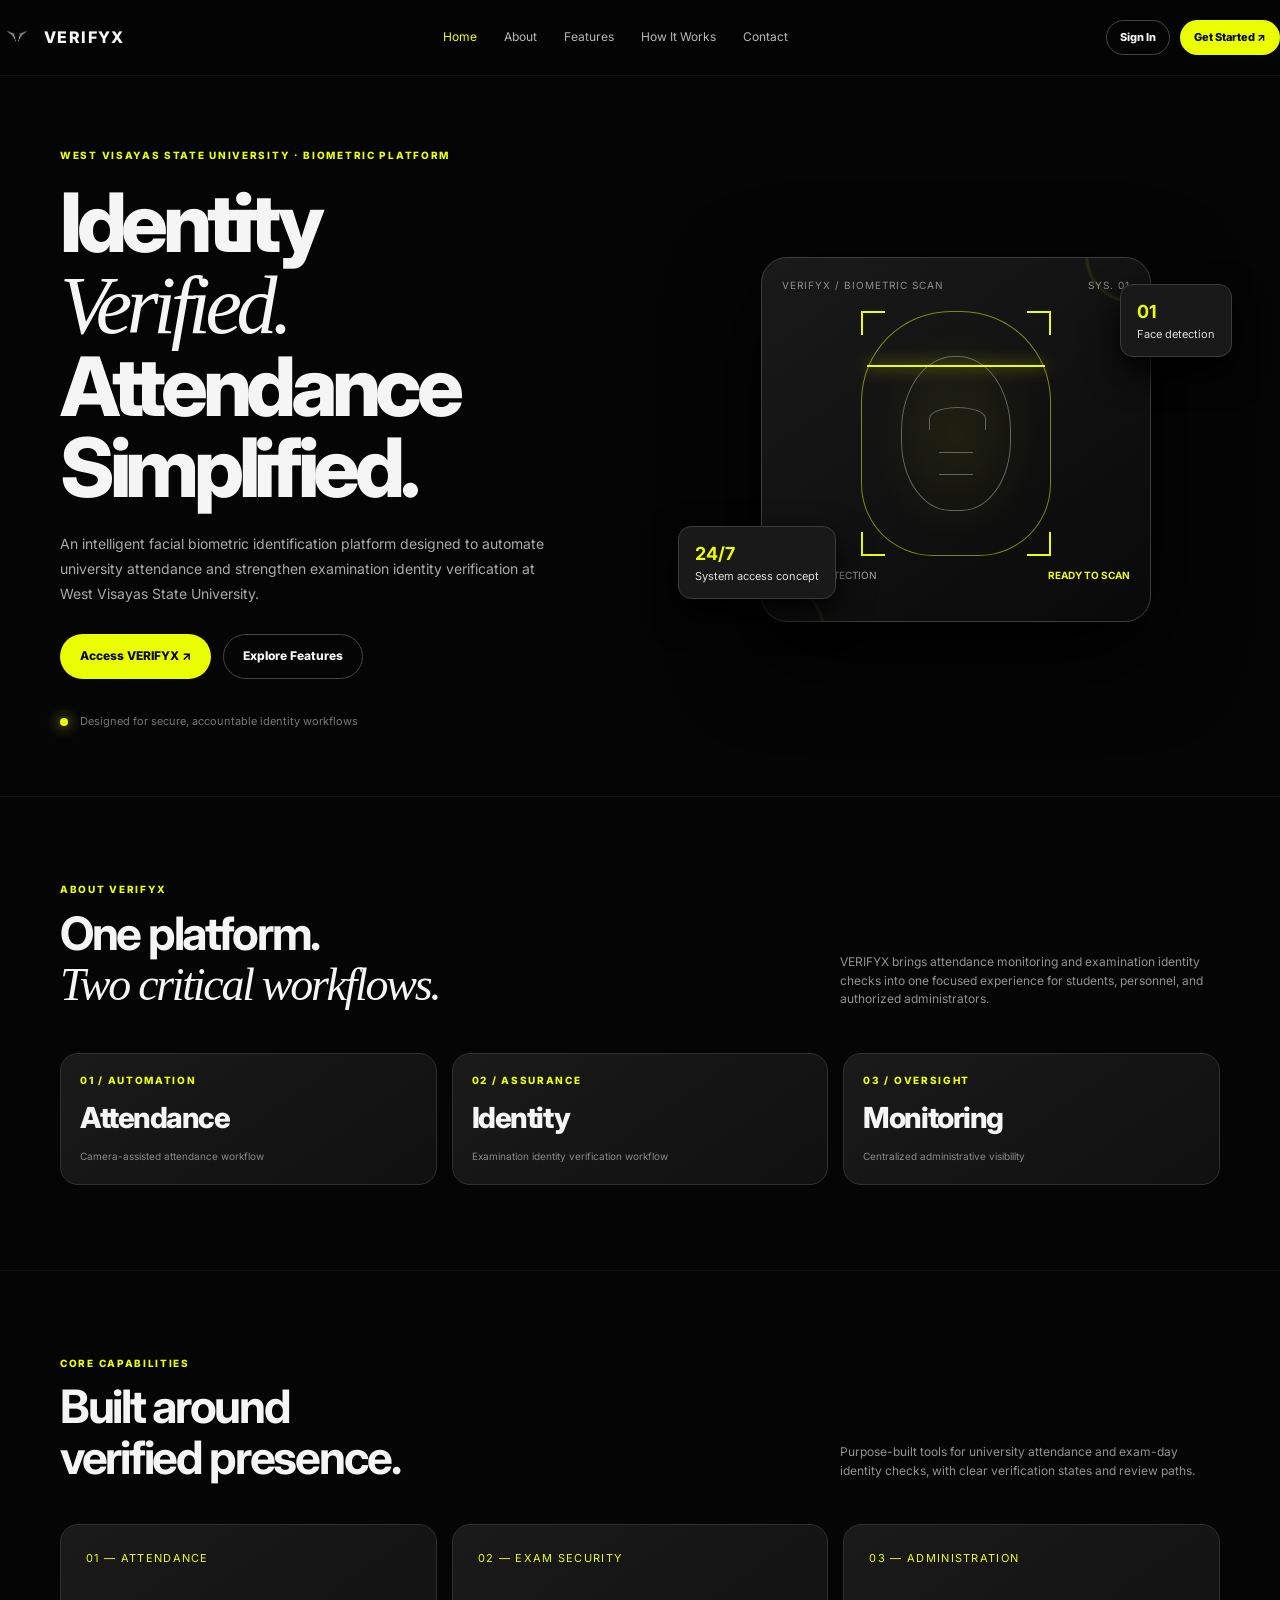
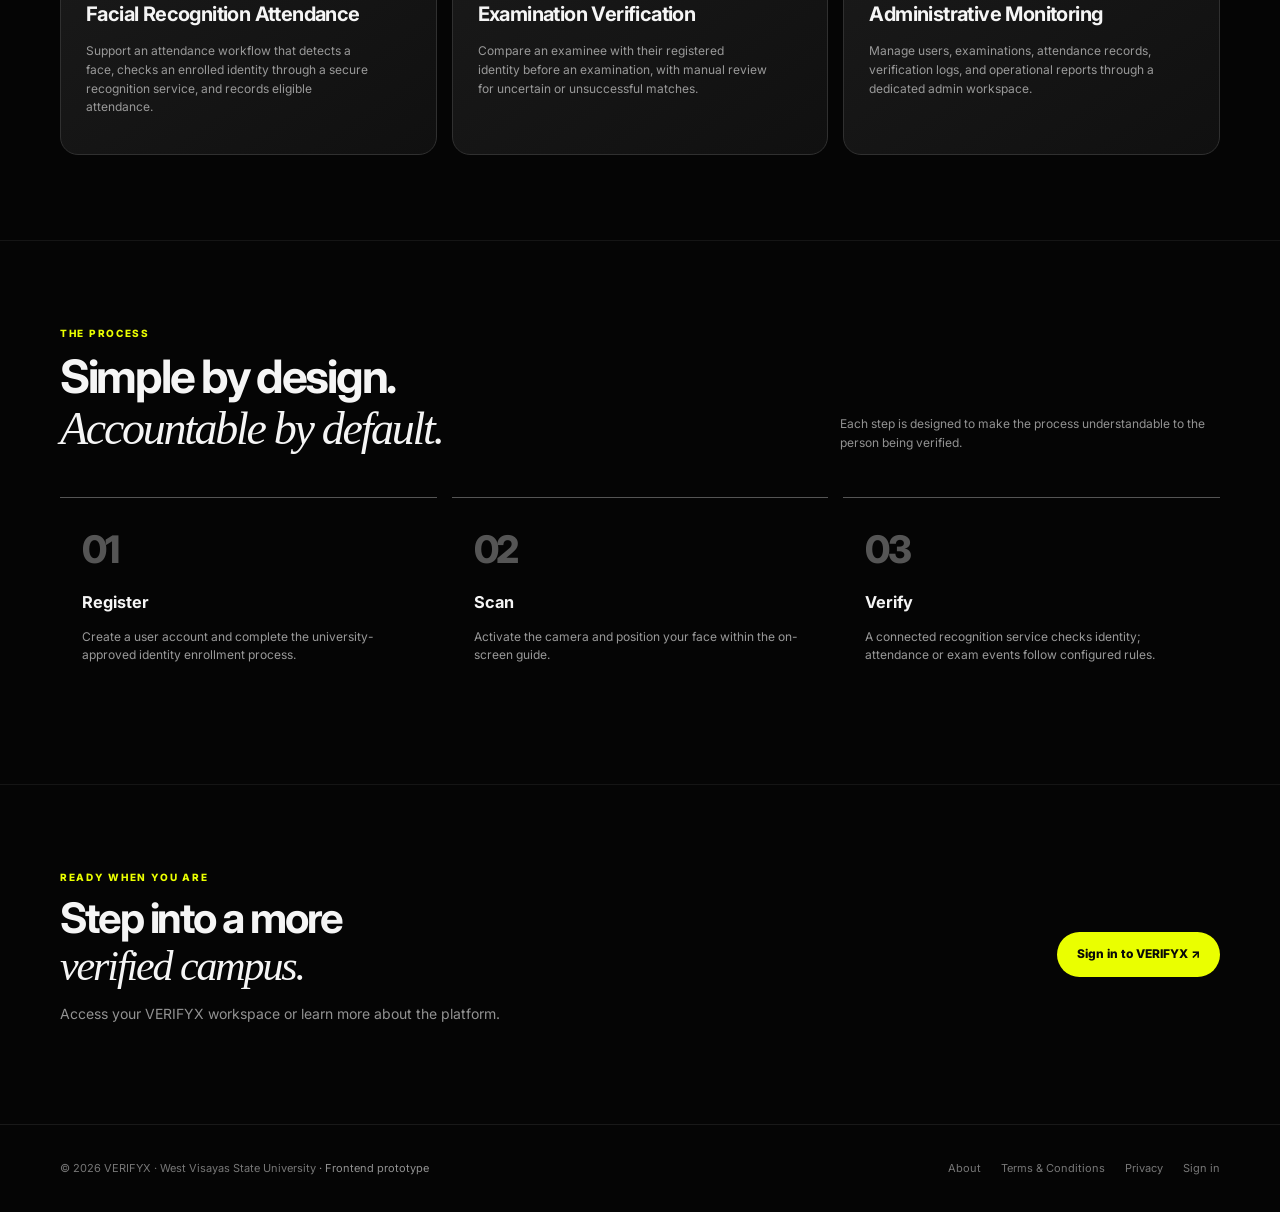
<file: index.html>
<!doctype html><html lang="en"><head><meta charset="utf-8"><meta name="viewport" content="width=device-width,initial-scale=1"><meta name="theme-color" content="#050505"><title>VERIFYX — Facial Biometric Identification | VERIFYX</title><link rel="stylesheet" href="css/style.css"></head><body><header class="topnav"><div class="container" style="display:flex;align-items:center;justify-content:space-between;width:100%"><a class="brand" href="index.html"><img src="assets/verifyx-logo.png" alt="VERIFYX V logo"><span>VERIFYX</span></a><nav class="navlinks" id="navLinks"><a class="active" href="index.html">Home</a><a href="#about">About</a><a href="#features">Features</a><a href="#how">How It Works</a><a href="#contact">Contact</a></nav><div class="nav-actions"><a class="btn btn-ghost btn-small" href="signin.html">Sign In</a><a class="btn btn-primary btn-small" href="signup.html">Get Started ↗</a><button class="icon-btn mobile-toggle" id="mobileToggle">☰</button></div></div></header><main><section class="container hero"><div><div class="eyebrow">WEST VISAYAS STATE UNIVERSITY · BIOMETRIC PLATFORM</div><h1>Identity<br><em>Verified.</em><br>Attendance<br>Simplified.</h1><p>An intelligent facial biometric identification platform designed to automate university attendance and strengthen examination identity verification at West Visayas State University.</p><div class="hero-actions"><a class="btn btn-primary" href="signin.html">Access VERIFYX ↗</a><a class="btn btn-ghost" href="#features">Explore Features</a></div><div class="hero-note"><span class="pulse-dot"></span> Designed for secure, accountable identity workflows</div></div><div class="hero-visual"><div class="orb"></div><div class="scan-card"><div class="scan-top"><span>VERIFYX / BIOMETRIC SCAN</span><span>SYS. 01</span></div><div class="face-demo"><div class="face-outline"></div><i class="corner c1"></i><i class="corner c2"></i><i class="corner c3"></i><i class="corner c4"></i><div class="scan-line"></div></div><div class="scan-meta"><span>FACIAL DETECTION</span><strong>READY TO SCAN</strong></div></div><div class="float-tag tag-one"><b>01</b> Face detection</div><div class="float-tag tag-two"><b>24/7</b> System access concept</div></div></section><section class="section" id="about"><div class="container section-head"><div><div class="eyebrow">ABOUT VERIFYX</div><h2>One platform.<br><em style="font-family:Georgia;font-weight:400">Two critical workflows.</em></h2></div><p>VERIFYX brings attendance monitoring and examination identity checks into one focused experience for students, personnel, and authorized administrators.</p></div><div class="container grid3"><div class="stat-card"><div class="eyebrow">01 / AUTOMATION</div><div class="value">Attendance</div><div class="sub">Camera-assisted attendance workflow</div></div><div class="stat-card"><div class="eyebrow">02 / ASSURANCE</div><div class="value">Identity</div><div class="sub">Examination identity verification workflow</div></div><div class="stat-card"><div class="eyebrow">03 / OVERSIGHT</div><div class="value">Monitoring</div><div class="sub">Centralized administrative visibility</div></div></div></section><section class="section" id="features"><div class="container section-head"><div><div class="eyebrow">CORE CAPABILITIES</div><h2>Built around<br>verified presence.</h2></div><p>Purpose-built tools for university attendance and exam-day identity checks, with clear verification states and review paths.</p></div><div class="container grid3"><article class="feature-card"><div class="num">01 — ATTENDANCE</div><h3>Facial Recognition Attendance</h3><p>Support an attendance workflow that detects a face, checks an enrolled identity through a secure recognition service, and records eligible attendance.</p></article><article class="feature-card"><div class="num">02 — EXAM SECURITY</div><h3>Examination Verification</h3><p>Compare an examinee with their registered identity before an examination, with manual review for uncertain or unsuccessful matches.</p></article><article class="feature-card"><div class="num">03 — ADMINISTRATION</div><h3>Administrative Monitoring</h3><p>Manage users, examinations, attendance records, verification logs, and operational reports through a dedicated admin workspace.</p></article></div></section><section class="section" id="how"><div class="container section-head"><div><div class="eyebrow">THE PROCESS</div><h2>Simple by design.<br><em style="font-family:Georgia;font-weight:400">Accountable by default.</em></h2></div><p>Each step is designed to make the process understandable to the person being verified.</p></div><div class="container steps"><div class="step"><div class="number">01</div><h3>Register</h3><p>Create a user account and complete the university-approved identity enrollment process.</p></div><div class="step"><div class="number">02</div><h3>Scan</h3><p>Activate the camera and position your face within the on-screen guide.</p></div><div class="step"><div class="number">03</div><h3>Verify</h3><p>A connected recognition service checks identity; attendance or exam events follow configured rules.</p></div></div></section><section class="section" id="contact"><div class="container" style="display:flex;justify-content:space-between;align-items:center;gap:30px;flex-wrap:wrap"><div><div class="eyebrow">READY WHEN YOU ARE</div><h2 style="font-size:42px;margin:10px 0">Step into a more<br><em style="font-family:Georgia;font-weight:400">verified campus.</em></h2><p class="muted">Access your VERIFYX workspace or learn more about the platform.</p></div><a class="btn btn-primary" href="signin.html">Sign in to VERIFYX ↗</a></div></section></main><footer class="footer"><div class="container footer-inner"><div>© 2026 VERIFYX · West Visayas State University <span class="muted">· Frontend prototype</span></div><div class="footer-links"><a href="index.html#about">About</a><a href="#" data-modal="termsModal">Terms & Conditions</a><a href="#" data-modal="privacyModal">Privacy</a><a href="signin.html">Sign in</a></div></div></footer><div class="modal-backdrop" id="termsModal"><div class="modal"><div class="modal-head"><div><div class="eyebrow">VERIFYX · LEGAL</div><h2>Terms and Conditions</h2></div><button class="icon-btn" data-close-modal>✕</button></div><div class="modal-content"><p>These sample terms describe intended use of the VERIFYX prototype. They must be reviewed and approved by West Visayas State University and its Data Protection Officer before production deployment.</p><h4>1. Acceptance and purpose</h4><p>VERIFYX is intended to support attendance recording and examination identity verification for authorized university activities.</p><h4>2. Biometric information</h4><p>Facial images and biometric templates may constitute sensitive personal information. Any collection or processing must have a valid legal basis, clear notice, appropriate safeguards, and institutional approval.</p><h4>3. Verification and attendance</h4><p>Camera-based face detection alone does not establish identity. Automated results must be subject to a properly validated recognition process and appropriate human review.</p><h4>4. Examination verification</h4><p>Uncertain or unsuccessful matches must be referred for manual identity checking. A failed match alone must not be treated as proof of misconduct.</p><h4>5. Privacy and security</h4><p>Processing must comply with applicable Philippine laws, including the Data Privacy Act of 2012 (Republic Act No. 10173), its implementing rules, and relevant institutional policies.</p><h4>6. Authorized use and responsibilities</h4><p>Users must protect their credentials and use the system only for authorized university purposes. Administrators must follow role-based access and data-handling policies.</p><h4>7. Retention and account management</h4><p>Retention, access, correction, deletion, and account-closure procedures must be defined by the university before production use.</p></div><div class="modal-actions"><button class="btn btn-ghost" data-close-modal>Close</button><button class="btn btn-primary" data-close-modal>I Understand</button></div></div></div><div class="modal-backdrop" id="privacyModal"><div class="modal"><div class="modal-head"><div><div class="eyebrow">VERIFYX · PRIVACY</div><h2>Privacy Notice</h2></div><button class="icon-btn" data-close-modal>✕</button></div><div class="modal-content"><p>This prototype uses browser camera access only after the user selects Start Camera. The current demo does not transmit camera frames to a VERIFYX server, create biometric templates, or perform identity matching. Production use requires a university-approved privacy notice, lawful processing basis, security controls, retention policy, and contact details for the responsible office.</p></div><div class="modal-actions"><button class="btn btn-primary" data-close-modal>Close</button></div></div></div><script src="js/main.js"></script></body></html>
</file>
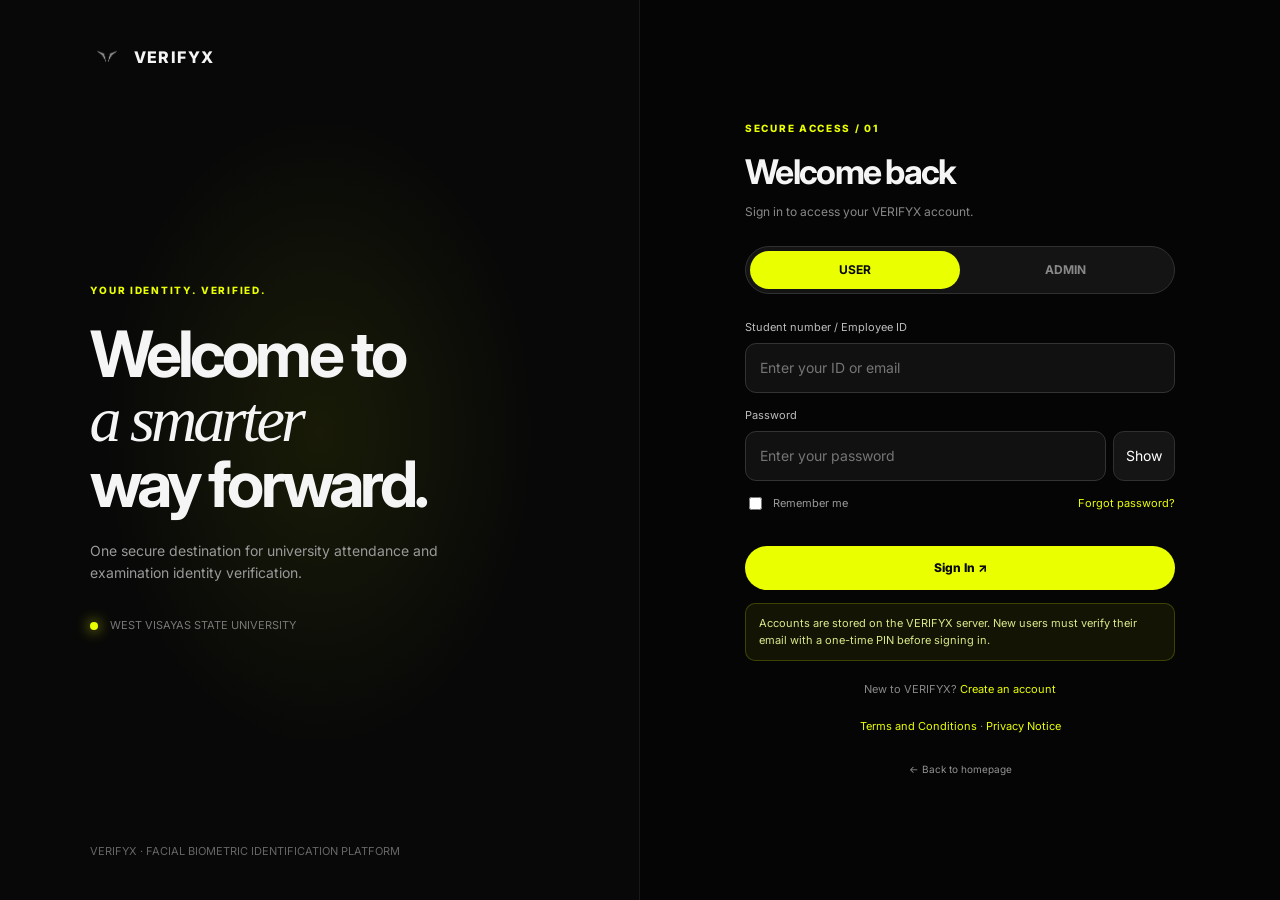
<file: signin.html>
<!doctype html><html lang="en"><head><meta charset="utf-8"><meta name="viewport" content="width=device-width,initial-scale=1"><meta name="theme-color" content="#050505"><title>Sign In | VERIFYX</title><link rel="stylesheet" href="css/style.css"></head><body><div class="auth-wrap"><aside class="auth-art"><a class="brand" href="index.html"><img src="assets/verifyx-logo.png" alt="VERIFYX V logo"><span>VERIFYX</span></a><div><div class="eyebrow">YOUR IDENTITY. VERIFIED.</div><h1>Welcome to<br><em style="font-family:Georgia;font-weight:400">a smarter</em><br>way forward.</h1><p>One secure destination for university attendance and examination identity verification.</p><div class="hero-note"><span class="pulse-dot"></span> WEST VISAYAS STATE UNIVERSITY</div></div><div class="auth-art-bottom">VERIFYX · FACIAL BIOMETRIC IDENTIFICATION PLATFORM</div></aside><main class="auth-form-side"><div class="auth-box"><div class="eyebrow">SECURE ACCESS / 01</div><h2 id="authHeading">Welcome back</h2><p id="authDescription">Sign in to access your VERIFYX account.</p><div class="switcher"><button class="active" data-type="user">USER</button><button data-type="admin">ADMIN</button></div><form id="loginForm"><div class="field"><label id="identityLabel">Student number / Employee ID</label><input id="identity" autocomplete="username" placeholder="Enter your ID or email" required></div><div class="field"><label>Password</label><div style="display:flex;gap:7px"><input id="password" type="password" autocomplete="current-password" placeholder="Enter your password" required><button class="icon-btn toggle-password" type="button" data-target="password">Show</button></div></div><div class="form-meta"><label class="checkline"><input type="checkbox"> Remember me</label><a href="#" data-toast="Password recovery must be connected to the university identity service.">Forgot password?</a></div><div class="form-error" id="loginError"></div><button class="btn btn-primary full" type="submit">Sign In ↗</button></form><div class="otp-panel hidden" id="otpPanel"><div class="eyebrow">EMAIL VERIFICATION / 02</div><h3>Verify your email</h3><p class="muted" id="otpStatus">Enter the 6-digit code sent to your email.</p><p class="muted" style="font-size:11px">Code sent to: <b id="otpEmail"></b></p><div class="field"><label>One-time PIN</label><input id="otpCode" inputmode="numeric" autocomplete="one-time-code" maxlength="6" placeholder="000000"></div><div class="form-error" id="otpError"></div><form id="otpForm"><button class="btn btn-primary full" type="submit">Verify code ↗</button></form><button class="btn btn-ghost full" type="button" id="resendOtp" style="margin-top:8px">Resend code</button><button class="btn btn-ghost full" type="button" id="otpBack" style="margin-top:8px">Back to sign in</button><div class="auth-foot hidden" id="otpDone"><a href="signin.html">Continue to sign in →</a></div></div><div class="notice">Accounts are stored on the VERIFYX server. New users must verify their email with a one-time PIN before signing in.</div><div class="auth-foot" id="registerLink">New to VERIFYX? <a href="signup.html">Create an account</a></div><div class="auth-foot"><a href="#" data-modal="termsModal">Terms and Conditions</a> · <a href="#" data-modal="privacyModal">Privacy Notice</a></div><div style="margin-top:22px;text-align:center"><a class="muted" style="font-size:10px" href="index.html">← Back to homepage</a></div></div></main></div><div class="modal-backdrop" id="termsModal"><div class="modal"><div class="modal-head"><div><div class="eyebrow">VERIFYX · LEGAL</div><h2>Terms and Conditions</h2></div><button class="icon-btn" data-close-modal>✕</button></div><div class="modal-content"><p>These sample terms describe intended use of the VERIFYX prototype. They must be reviewed and approved by West Visayas State University and its Data Protection Officer before production deployment.</p><h4>1. Acceptance and purpose</h4><p>VERIFYX is intended to support attendance recording and examination identity verification for authorized university activities.</p><h4>2. Biometric information</h4><p>Facial images and biometric templates may constitute sensitive personal information. Any collection or processing must have a valid legal basis, clear notice, appropriate safeguards, and institutional approval.</p><h4>3. Verification and attendance</h4><p>Camera-based face detection alone does not establish identity. Automated results must be subject to a properly validated recognition process and appropriate human review.</p><h4>4. Examination verification</h4><p>Uncertain or unsuccessful matches must be referred for manual identity checking. A failed match alone must not be treated as proof of misconduct.</p><h4>5. Privacy and security</h4><p>Processing must comply with applicable Philippine laws, including the Data Privacy Act of 2012 (Republic Act No. 10173), its implementing rules, and relevant institutional policies.</p><h4>6. Authorized use and responsibilities</h4><p>Users must protect their credentials and use the system only for authorized university purposes. Administrators must follow role-based access and data-handling policies.</p><h4>7. Retention and account management</h4><p>Retention, access, correction, deletion, and account-closure procedures must be defined by the university before production use.</p></div><div class="modal-actions"><button class="btn btn-ghost" data-close-modal>Close</button><button class="btn btn-primary" data-close-modal>I Understand</button></div></div></div><div class="modal-backdrop" id="privacyModal"><div class="modal"><div class="modal-head"><div><div class="eyebrow">VERIFYX · PRIVACY</div><h2>Privacy Notice</h2></div><button class="icon-btn" data-close-modal>✕</button></div><div class="modal-content"><p>This prototype uses browser camera access only after the user selects Start Camera. The current demo does not transmit camera frames to a VERIFYX server, create biometric templates, or perform identity matching. Production use requires a university-approved privacy notice, lawful processing basis, security controls, retention policy, and contact details for the responsible office.</p></div><div class="modal-actions"><button class="btn btn-primary" data-close-modal>Close</button></div></div></div><script src="js/main.js"></script><script src="js/auth.js"></script></body></html>
</file>
<file: css/style.css>
@import url('https://fonts.googleapis.com/css2?family=Inter:wght@400;500;600;700;800&family=Manrope:wght@400;500;600;700;800&display=swap');
:root{--bg:#050505;--panel:#101010;--card:#171717;--card2:#202020;--line:#303030;--muted:#929292;--white:#f5f5f5;--lime:#eaff00;--lime2:#d7e900;--red:#ff5d5d;--green:#cfff4d;--radius:18px}
*{box-sizing:border-box}html{scroll-behavior:smooth}body{margin:0;background:var(--bg);color:var(--white);font-family:Inter,Manrope,Arial,sans-serif;font-size:14px;line-height:1.55}a{color:inherit;text-decoration:none}button,input,select,textarea{font:inherit}button{cursor:pointer}.muted{color:var(--muted)}.lime{color:var(--lime)}.eyebrow{color:var(--lime);font-size:10px;letter-spacing:.17em;text-transform:uppercase;font-weight:800}.container{width:min(1160px,calc(100% - 48px));margin:auto}.btn{border:1px solid transparent;border-radius:999px;padding:12px 19px;font-weight:800;font-size:12px;display:inline-flex;align-items:center;justify-content:center;gap:9px;transition:.2s}.btn-primary{background:var(--lime);color:#090909}.btn-primary:hover{background:#f5ff69;transform:translateY(-2px);box-shadow:0 8px 28px #eaff0025}.btn-ghost{background:transparent;border-color:#444;color:#f5f5f5}.btn-ghost:hover{border-color:var(--lime);color:var(--lime)}.btn-small{padding:8px 13px;font-size:11px}.icon-btn{border:1px solid var(--line);background:#151515;color:white;border-radius:11px;padding:9px 12px}.topnav{height:76px;display:flex;align-items:center;justify-content:space-between;border-bottom:1px solid #ffffff12;position:sticky;top:0;z-index:50;background:#050505e8;backdrop-filter:blur(18px)}.brand{display:flex;align-items:center;gap:10px;font-weight:800;letter-spacing:.1em}.brand img{width:34px;height:34px;object-fit:contain}.brand span{font-size:16px}.navlinks{display:flex;gap:27px;align-items:center;color:#b7b7b7;font-size:12px}.navlinks a:hover,.navlinks a.active{color:var(--lime)}.nav-actions{display:flex;align-items:center;gap:10px}.mobile-toggle{display:none}.hero{min-height:570px;display:grid;grid-template-columns:1.05fr .95fr;gap:50px;align-items:center;padding:72px 0 66px;position:relative}.hero h1{font-size:clamp(48px,6.4vw,82px);line-height:.99;letter-spacing:-.065em;margin:18px 0 23px;font-weight:800}.hero h1 em{font-family:Georgia,serif;font-weight:500}.hero p{max-width:490px;color:#aaa;font-size:14px;line-height:1.8}.hero-actions{display:flex;gap:12px;margin-top:28px}.hero-note{display:flex;align-items:center;gap:12px;margin-top:34px;color:#777;font-size:11px}.pulse-dot{width:8px;height:8px;background:var(--lime);border-radius:50%;box-shadow:0 0 14px var(--lime)}.hero-visual{min-height:400px;position:relative;display:grid;place-items:center}.orb{position:absolute;width:350px;height:350px;border-radius:50%;background:radial-gradient(circle,#dfff0021 0%,#dfff0008 36%,transparent 70%);filter:blur(8px)}.scan-card{position:relative;width:min(390px,100%);height:365px;border:1px solid #3d3d3d;border-radius:26px;background:linear-gradient(145deg,#1a1a1a,#090909);box-shadow:0 30px 90px #000;overflow:hidden;padding:20px}.scan-card:before,.scan-card:after{content:"";position:absolute;width:90px;height:90px;border:1px solid #eaff0050;border-radius:50%;filter:blur(1px)}.scan-card:before{top:-48px;right:-28px}.scan-card:after{bottom:-55px;left:-30px}.scan-top{display:flex;justify-content:space-between;color:#8f8f8f;font-size:10px;letter-spacing:.1em}.face-demo{height:245px;margin:18px auto 12px;width:190px;border:1px solid #eaff0080;border-radius:90px 90px 72px 72px;position:relative;display:grid;place-items:center;background:radial-gradient(ellipse,#d9e60012,transparent 65%)}.face-demo .face-outline{width:110px;height:155px;border:1px solid #777;border-radius:48% 48% 45% 45%;position:relative;opacity:.8}.face-outline:before{content:"";position:absolute;width:55px;height:22px;border:1px solid #777;border-bottom:0;border-radius:50% 50% 0 0;top:50px;left:27px}.face-outline:after{content:"";position:absolute;width:34px;height:1px;background:#777;left:37px;top:95px;box-shadow:0 22px 0 #777}.corner{position:absolute;width:24px;height:24px;border-color:var(--lime);border-style:solid}.c1{top:-1px;left:-1px;border-width:2px 0 0 2px}.c2{top:-1px;right:-1px;border-width:2px 2px 0 0}.c3{bottom:-1px;left:-1px;border-width:0 0 2px 2px}.c4{bottom:-1px;right:-1px;border-width:0 2px 2px 0}.scan-line{position:absolute;height:2px;left:5px;right:5px;top:22%;background:var(--lime);box-shadow:0 0 15px var(--lime);animation:scan 3s ease-in-out infinite}.scan-meta{display:flex;justify-content:space-between;color:#aaa;font-size:10px}.scan-meta strong{color:var(--lime)}@keyframes scan{0%,100%{top:15%;opacity:.25}50%{top:85%;opacity:1}}.float-tag{position:absolute;background:#191919;border:1px solid #3b3b3b;border-radius:13px;padding:13px 16px;box-shadow:0 15px 35px #000;color:#ddd;font-size:11px}.float-tag b{display:block;color:var(--lime);font-size:18px}.tag-one{top:45px;right:-12px}.tag-two{bottom:40px;left:-15px}.section{padding:85px 0;border-top:1px solid #ffffff10}.section-head{display:flex;justify-content:space-between;align-items:end;gap:30px;margin-bottom:32px}.section h2{font-size:clamp(30px,4vw,46px);letter-spacing:-.05em;line-height:1.1;margin:10px 0}.section-head p{max-width:380px;color:var(--muted);font-size:12px}.grid3{display:grid;grid-template-columns:repeat(3,1fr);gap:15px}.feature-card,.stat-card,.panel{background:linear-gradient(145deg,#1a1a1a,#101010);border:1px solid #303030;border-radius:var(--radius);padding:25px;position:relative;overflow:hidden}.feature-card{min-height:220px}.feature-card .num{color:var(--lime);font-size:11px;letter-spacing:.12em}.feature-card h3{font-size:20px;margin:32px 0 9px;letter-spacing:-.03em}.feature-card p{color:#999;font-size:12px;max-width:290px}.feature-card:hover{border-color:#777;transform:translateY(-3px);transition:.25s}.steps{display:grid;grid-template-columns:repeat(3,1fr);gap:15px}.step{padding:22px;border-top:1px solid #555}.step .number{font-size:38px;color:#555;font-weight:800;letter-spacing:-.06em}.step h3{margin:12px 0 5px}.step p{color:#999;font-size:12px}.footer{padding:35px 0;border-top:1px solid #ffffff14;color:#777;font-size:11px}.footer-inner{display:flex;justify-content:space-between;align-items:center;gap:20px}.footer-links{display:flex;gap:20px;flex-wrap:wrap}.footer a:hover{color:var(--lime)}
/* authentication */
.auth-wrap{min-height:100vh;display:grid;grid-template-columns:1fr 1fr}.auth-art{padding:40px 7vw;display:flex;flex-direction:column;justify-content:space-between;background:radial-gradient(ellipse at 50% 48%,#dfff0014,transparent 48%),#080808;border-right:1px solid #ffffff12}.auth-art h1{font-size:clamp(42px,5vw,68px);line-height:1;letter-spacing:-.06em;margin:24px 0}.auth-art p{max-width:390px;color:#999}.auth-art-bottom{color:#666;font-size:11px}.auth-form-side{display:grid;place-items:center;padding:40px 24px}.auth-box{width:min(430px,100%)}.auth-box h2{font-size:34px;letter-spacing:-.05em;margin:10px 0 4px}.auth-box>p{color:#888;font-size:12px;margin:0 0 24px}.switcher{display:grid;grid-template-columns:1fr 1fr;padding:4px;background:#141414;border:1px solid #303030;border-radius:999px;margin:20px 0 25px}.switcher button{border:0;border-radius:999px;padding:10px;background:transparent;color:#888;font-weight:700;font-size:12px}.switcher button.active{background:var(--lime);color:#090909}.field{display:block;margin:14px 0}.field label{display:block;color:#bdbdbd;font-size:11px;margin-bottom:7px}.field input,.field select,.field textarea{width:100%;background:#111;border:1px solid #333;border-radius:11px;color:white;padding:13px 14px;outline:none}.field input:focus,.field select:focus,.field textarea:focus{border-color:var(--lime);box-shadow:0 0 0 3px #eaff0012}.field-row{display:grid;grid-template-columns:1fr 1fr;gap:12px}.form-meta{display:flex;justify-content:space-between;align-items:center;font-size:11px;color:#999;margin:13px 0 18px}.form-meta a,.auth-foot a{color:var(--lime)}.checkline{display:flex;gap:8px;align-items:flex-start;color:#999;font-size:11px}.checkline input{accent-color:var(--lime);margin-top:2px}.full{width:100%}.auth-foot{text-align:center;color:#888;font-size:11px;margin-top:20px}.notice{padding:11px 13px;border-radius:10px;background:#eaff0010;border:1px solid #eaff0033;color:#dce88a;font-size:11px;margin:13px 0}.form-error{color:#ff8e8e;font-size:11px;min-height:15px}.hidden{display:none!important}
/* app shell */
.app-shell{min-height:100vh;display:grid;grid-template-columns:245px 1fr}.sidebar{background:#090909;border-right:1px solid #242424;padding:25px 17px;display:flex;flex-direction:column;position:sticky;top:0;height:100vh}.sidebar .brand{padding:0 10px 28px}.side-label{color:#656565;font-size:9px;letter-spacing:.16em;text-transform:uppercase;padding:14px 12px 8px}.side-nav{display:grid;gap:4px}.side-nav a{display:flex;align-items:center;gap:11px;padding:11px 12px;border-radius:10px;color:#999;font-size:12px}.side-nav a:hover,.side-nav a.active{background:#eaff0010;color:var(--lime)}.side-nav .ico{width:17px;text-align:center}.sidebar-bottom{margin-top:auto;border-top:1px solid #222;padding-top:15px}.app-main{min-width:0}.app-top{height:76px;border-bottom:1px solid #222;display:flex;justify-content:space-between;align-items:center;padding:0 34px}.app-top .crumb{color:#888;font-size:11px}.user-chip{display:flex;align-items:center;gap:10px;font-size:11px}.avatar{width:34px;height:34px;border-radius:50%;background:#242424;border:1px solid #444;display:grid;place-items:center;color:var(--lime);font-weight:800}.app-content{padding:32px 34px;max-width:1400px;margin:auto}.page-title{display:flex;justify-content:space-between;align-items:end;gap:20px;margin-bottom:25px}.page-title h1{font-size:30px;letter-spacing:-.05em;margin:4px 0}.page-title p{color:#888;font-size:12px;margin:0}.stats{display:grid;grid-template-columns:repeat(4,1fr);gap:13px;margin-bottom:18px}.stat-card{padding:19px}.stat-card .label{font-size:10px;color:#888}.stat-card .value{font-size:29px;font-weight:800;letter-spacing:-.05em;margin:8px 0}.stat-card .sub{font-size:10px;color:#888}.stat-card .value small{font-size:11px;color:var(--lime);letter-spacing:0}.content-grid{display:grid;grid-template-columns:1.2fr .8fr;gap:15px}.panel{padding:22px}.panel-head{display:flex;justify-content:space-between;align-items:center;margin-bottom:18px}.panel h3{font-size:15px;margin:0}.panel-head small{color:#888;font-size:10px}.status{display:inline-flex;align-items:center;gap:6px;border-radius:99px;padding:5px 9px;font-size:10px;background:#ffffff0c;color:#bbb}.status:before{content:"";width:6px;height:6px;border-radius:50%;background:#888}.status.ok{color:var(--green);background:#cfff4d12}.status.ok:before{background:var(--green)}.status.pending{color:var(--lime);background:#eaff0012}.status.pending:before{background:var(--lime)}.status.bad{color:#ff8585;background:#ff5d5d12}.status.bad:before{background:#ff5d5d}.table-wrap{overflow:auto}table{width:100%;border-collapse:collapse;white-space:nowrap;font-size:11px}th{text-align:left;color:#777;font-weight:600;padding:12px 10px;border-bottom:1px solid #333}td{padding:13px 10px;border-bottom:1px solid #242424;color:#ccc}tr:last-child td{border-bottom:0}.camera-panel{background:#0b0b0b;border:1px solid #343434;border-radius:17px;padding:15px}.camera-view{position:relative;min-height:300px;background:radial-gradient(ellipse at center,#1a1d0d,#080808 65%);border-radius:12px;overflow:hidden;display:grid;place-items:center}.camera-view video{width:100%;height:100%;min-height:300px;object-fit:cover;position:absolute;inset:0;transform:scaleX(-1)}.camera-view canvas{position:absolute;inset:0;width:100%;height:100%;pointer-events:none}.camera-placeholder{text-align:center;color:#777;z-index:1;padding:20px}.camera-placeholder .cam-icon{font-size:35px;color:#777;margin-bottom:8px}.face-frame{width:175px;height:220px;border:1px solid #eaff0080;border-radius:90px 90px 70px 70px;position:absolute;z-index:2;pointer-events:none}.face-frame:before,.face-frame:after{content:"";position:absolute;width:24px;height:24px;border-color:var(--lime);border-style:solid}.face-frame:before{left:-1px;top:-1px;border-width:2px 0 0 2px}.face-frame:after{right:-1px;bottom:-1px;border-width:0 2px 2px 0}.camera-live{position:absolute;top:12px;left:12px;z-index:3;background:#080808c9;padding:6px 9px;border-radius:99px;font-size:9px;color:var(--lime);letter-spacing:.1em}.camera-actions{display:flex;gap:9px;flex-wrap:wrap;margin-top:13px}.camera-status{font-size:11px;color:#aaa;margin-top:12px;min-height:18px}.result-box{border:1px solid #333;background:#121212;border-radius:13px;padding:16px;margin-top:14px}.result-box h4{margin:0 0 5px;font-size:13px}.result-box p{margin:0;color:#888;font-size:11px}.toolbar{display:flex;gap:9px;flex-wrap:wrap;margin-bottom:14px}.toolbar input,.toolbar select{background:#111;border:1px solid #333;border-radius:10px;color:#eee;padding:10px 12px;font-size:11px}.chart-bars{height:170px;display:flex;align-items:end;gap:12px;padding:12px 4px 0;border-bottom:1px solid #333}.bar-col{flex:1;display:flex;flex-direction:column;align-items:center;gap:8px;height:100%;justify-content:end}.bar{width:100%;max-width:35px;background:linear-gradient(0deg,#b8c900,var(--lime));border-radius:5px 5px 0 0;min-height:4px}.bar-col small{font-size:9px;color:#777}.progress{height:6px;background:#333;border-radius:99px;overflow:hidden;margin:10px 0}.progress span{display:block;height:100%;background:var(--lime);border-radius:99px}.modal-backdrop{position:fixed;inset:0;background:#000b;backdrop-filter:blur(12px);z-index:20;display:none;place-items:center;padding:20px}.modal-backdrop.open{display:grid}.modal{width:min(650px,100%);max-height:85vh;overflow:auto;background:#171717d9;border:1px solid #ffffff30;border-radius:20px;box-shadow:0 30px 100px #000;padding:27px;backdrop-filter:blur(22px)}.modal-head{display:flex;justify-content:space-between;align-items:center;margin-bottom:15px}.modal h2{font-size:23px;margin:4px 0}.modal-content{color:#aaa;font-size:12px}.modal-content h4{color:#eee;margin:18px 0 5px}.modal-actions{display:flex;justify-content:flex-end;gap:9px;margin-top:20px}.toast{position:fixed;right:22px;bottom:22px;z-index:50;background:#1d1d1d;border:1px solid #555;border-left:3px solid var(--lime);padding:13px 17px;border-radius:12px;box-shadow:0 12px 35px #000;color:#eee;font-size:12px;max-width:340px;display:none}.toast.show{display:block;animation:toastin .25s ease}@keyframes toastin{from{opacity:0;transform:translateY(8px)}to{opacity:1;transform:none}}
@media(max-width:900px){.hero{grid-template-columns:1fr;gap:20px}.hero-visual{min-height:370px}.grid3,.steps{grid-template-columns:1fr 1fr}.auth-wrap{grid-template-columns:1fr}.auth-art{display:none}.app-shell{grid-template-columns:75px 1fr}.sidebar{padding:20px 9px}.sidebar .brand{justify-content:center;padding:0 0 25px}.sidebar .brand span,.side-label,.side-nav a .nav-text{display:none}.side-nav a{justify-content:center;padding:13px 5px}.side-nav a .ico{font-size:16px}.sidebar-bottom .side-nav a{font-size:0}.stats{grid-template-columns:repeat(2,1fr)}}
@media(max-width:620px){.container{width:min(100% - 32px,1160px)}.topnav{height:66px}.navlinks{display:none;position:absolute;top:65px;left:0;right:0;background:#090909;padding:18px 24px;flex-direction:column;align-items:flex-start;border-bottom:1px solid #333}.navlinks.open{display:flex}.mobile-toggle{display:inline-flex}.nav-actions .btn-ghost{display:none}.hero{padding:55px 0 40px;min-height:auto}.hero h1{font-size:52px}.hero-visual{min-height:340px}.scan-card{height:330px}.face-demo{height:210px}.tag-one{right:0}.tag-two{left:0}.section{padding:60px 0}.section-head{display:block}.grid3,.steps{grid-template-columns:1fr}.footer-inner{align-items:flex-start;flex-direction:column}.field-row{grid-template-columns:1fr}.auth-form-side{padding:28px 20px}.app-shell{display:block}.sidebar{height:auto;position:sticky;top:0;z-index:10;display:block;padding:10px 14px;border-right:0;border-bottom:1px solid #333}.sidebar .brand{justify-content:flex-start;padding:0}.sidebar .brand span{display:block}.side-nav{display:flex;overflow:auto;margin-top:10px}.side-nav a{flex:0 0 auto;padding:9px 10px}.side-nav a .nav-text{display:block;font-size:10px}.side-label,.sidebar-bottom{display:none}.app-top{height:60px;padding:0 16px}.app-content{padding:23px 16px}.page-title{align-items:flex-start;flex-direction:column}.page-title h1{font-size:26px}.stats{gap:9px}.stat-card{padding:14px}.stat-card .value{font-size:23px}.content-grid{grid-template-columns:1fr}.camera-view,.camera-view video{min-height:250px}.camera-actions .btn{flex:1}.panel{padding:16px}}

/* ===== Profile, history and settings pages (shared extensions) ===== */
.avatar{overflow:hidden;flex:0 0 auto;border-color:#eaff0055;color:var(--white);font-size:12px;letter-spacing:.02em;line-height:1}
.avatar .initials{display:block;color:var(--lime)}
.avatar img{width:100%;height:100%;object-fit:cover;display:block}
.avatar-xl{width:124px;height:124px;border:2px solid #eaff0066;font-size:42px;letter-spacing:.02em;background:#141414;box-shadow:0 0 0 6px #eaff000d}
.status.warn{color:#ffd166;background:#ffd16612}.status.warn:before{background:#ffd166}
.page-title .actions{display:flex;gap:9px;flex-wrap:wrap}
.btn:disabled{opacity:.45;cursor:not-allowed;transform:none;box-shadow:none}
.btn:focus-visible,.icon-btn:focus-visible,.switch input:focus-visible+.slider,.toolbar input:focus-visible,.toolbar select:focus-visible{outline:2px solid var(--lime);outline-offset:2px}
.btn-danger{background:transparent;border-color:#5a2a2a;color:#ff8e8e}.btn-danger:hover{border-color:var(--red);color:var(--red)}
.field input:disabled,.field select:disabled{color:#bdbdbd;background:#0d0d0d;border-color:#252525;cursor:not-allowed;opacity:1}
.field input[readonly]{color:#bdbdbd;background:#0d0d0d;border-color:#252525;cursor:default}
.field .hint{font-size:10px;color:#777;margin-top:6px}
.field.has-error input,.field.has-error select{border-color:#ff5d5d}
.field .err{color:#ff8e8e;font-size:10px;margin-top:6px;min-height:0}
.form-grid{display:grid;grid-template-columns:repeat(3,1fr);gap:0 14px}
.form-grid .span2{grid-column:span 2}.form-grid .span3{grid-column:1/-1}
.stack{display:grid;gap:15px}
.two-col{display:grid;grid-template-columns:1fr 1fr;gap:15px}
.table-toolbar{display:flex;gap:9px;flex-wrap:wrap;align-items:end;margin-bottom:14px}
.table-toolbar .grow{flex:1 1 220px}
.table-toolbar label{display:block;font-size:10px;color:#777;margin:0 0 5px}
.table-toolbar input,.table-toolbar select{width:100%;background:#111;border:1px solid #333;border-radius:10px;color:#eee;padding:10px 12px;font-size:11px;min-height:38px}
.table-toolbar input:focus,.table-toolbar select:focus{outline:none;border-color:var(--lime)}
.table-toolbar input[type=date]{color-scheme:dark}
.table-toolbar .ctl{min-width:140px}
th .sort-btn{background:none;border:0;color:inherit;font-weight:600;padding:0;display:inline-flex;gap:6px;align-items:center}
th .sort-btn:hover{color:var(--lime)}
.pager{display:flex;justify-content:space-between;align-items:center;gap:12px;flex-wrap:wrap;margin-top:14px;font-size:11px;color:#888}
.pager .pages{display:flex;gap:6px;flex-wrap:wrap}
.pager .pg{min-width:34px;padding:7px 10px;border-radius:9px;border:1px solid var(--line);background:#111;color:#ccc;font-size:11px;font-weight:700}
.pager .pg:hover:not(:disabled){border-color:var(--lime);color:var(--lime)}
.pager .pg.current{background:var(--lime);color:#090909;border-color:var(--lime)}
.pager .pg:disabled{opacity:.4;cursor:not-allowed}
.empty-state{text-align:center;padding:46px 16px;color:#888}
.empty-state .empty-ico{width:54px;height:54px;border-radius:50%;border:1px solid #333;display:grid;place-items:center;margin:0 auto 14px;font-size:22px;color:var(--lime);background:#141414}
.empty-state h4{margin:0 0 5px;color:#eee;font-size:14px}
.empty-state p{margin:0 0 14px;font-size:11px}
.profile-card{display:flex;gap:28px;align-items:center;flex-wrap:wrap}
.profile-photo{display:grid;gap:12px;justify-items:center}
.photo-actions{display:flex;gap:8px;flex-wrap:wrap;justify-content:center}
.profile-meta{flex:1 1 280px;min-width:0}
.profile-meta h2{font-size:26px;letter-spacing:-.04em;margin:0 0 4px;overflow-wrap:anywhere}
.meta-grid{display:grid;grid-template-columns:repeat(2,minmax(0,1fr));gap:14px 22px;margin-top:16px}
.meta-grid dt{font-size:10px;color:#777;margin:0 0 3px}.meta-grid dd{margin:0;font-size:12px;color:#e8e8e8;overflow-wrap:anywhere}
.info-list{display:grid;gap:0;margin:0}
.info-list div{display:flex;justify-content:space-between;gap:14px;padding:12px 0;border-bottom:1px solid #242424;font-size:12px}
.info-list div:last-child{border-bottom:0}.info-list dt{color:#888}.info-list dd{margin:0;color:#e8e8e8;text-align:right;overflow-wrap:anywhere}
.form-actions{display:flex;gap:9px;flex-wrap:wrap;justify-content:flex-end;margin-top:10px}
.setting-row{display:flex;justify-content:space-between;align-items:center;gap:18px;padding:14px 0;border-bottom:1px solid #242424}
.setting-row:last-child{border-bottom:0}
.setting-row b{display:block;font-size:12px;font-weight:600}.setting-row small{color:#888;font-size:11px;display:block;margin-top:2px}
.switch{position:relative;display:inline-block;width:44px;height:25px;flex:0 0 auto}
.switch input{position:absolute;opacity:0;inset:0;width:100%;height:100%;margin:0;cursor:pointer;z-index:1}
.switch .slider{position:absolute;inset:0;background:#2a2a2a;border:1px solid #444;border-radius:99px;transition:.2s}
.switch .slider:before{content:"";position:absolute;width:17px;height:17px;left:3px;top:3px;border-radius:50%;background:#999;transition:.2s}
.switch input:checked+.slider{background:#eaff0022;border-color:var(--lime)}
.switch input:checked+.slider:before{transform:translateX(19px);background:var(--lime)}
.save-bar{display:flex;justify-content:space-between;align-items:center;gap:14px;flex-wrap:wrap;margin-top:18px;padding:16px 22px;border:1px solid #303030;border-radius:var(--radius);background:linear-gradient(145deg,#1a1a1a,#101010)}
.save-msg{font-size:11px;color:var(--green);min-height:16px}
.theme-pill{display:inline-flex;align-items:center;gap:8px;padding:8px 13px;border:1px solid #eaff0055;border-radius:99px;color:var(--lime);font-size:11px;font-weight:700;background:#eaff000d}
.sr-only{position:absolute;width:1px;height:1px;overflow:hidden;clip:rect(0 0 0 0);white-space:nowrap}
@media(max-width:900px){.form-grid{grid-template-columns:1fr 1fr}.form-grid .span2{grid-column:1/-1}.two-col{grid-template-columns:1fr}}
@media(max-width:620px){.form-grid{grid-template-columns:1fr}.meta-grid{grid-template-columns:1fr}.profile-card{flex-direction:column;align-items:flex-start}.profile-photo{justify-items:start}.photo-actions{justify-content:flex-start}.table-toolbar .ctl{flex:1 1 140px}.avatar-xl{width:104px;height:104px;font-size:36px}.form-actions .btn,.save-bar .btn{flex:1}}
@media(prefers-reduced-motion:reduce){.switch .slider,.switch .slider:before{transition:none}}
/* Account verification UI */
.hidden{display:none!important}.otp-panel{padding:18px;border:1px solid #eaff0033;border-radius:14px;background:#eaff000a;margin-top:18px}.otp-panel h3{font-size:22px;letter-spacing:-.03em;margin:8px 0}.otp-panel p.muted{font-size:12px;color:#999;margin:4px 0}.otp-panel .field{margin:16px 0 8px}
/* Sticky topbar + section scroll spy */
section[id]{scroll-margin-top:92px}
.navlinks a{transition:color .2s ease}
/* Toast progress bar */
.toast{overflow:hidden}
.toast-msg{display:block}
.toast-progress{display:none;position:absolute;left:0;right:0;bottom:0;height:3px;background:#ffffff1f}
.toast-progress.show{display:block}
.toast-progress i{display:block;height:100%;width:0;background:var(--lime);border-radius:0 2px 2px 0}
</file>
